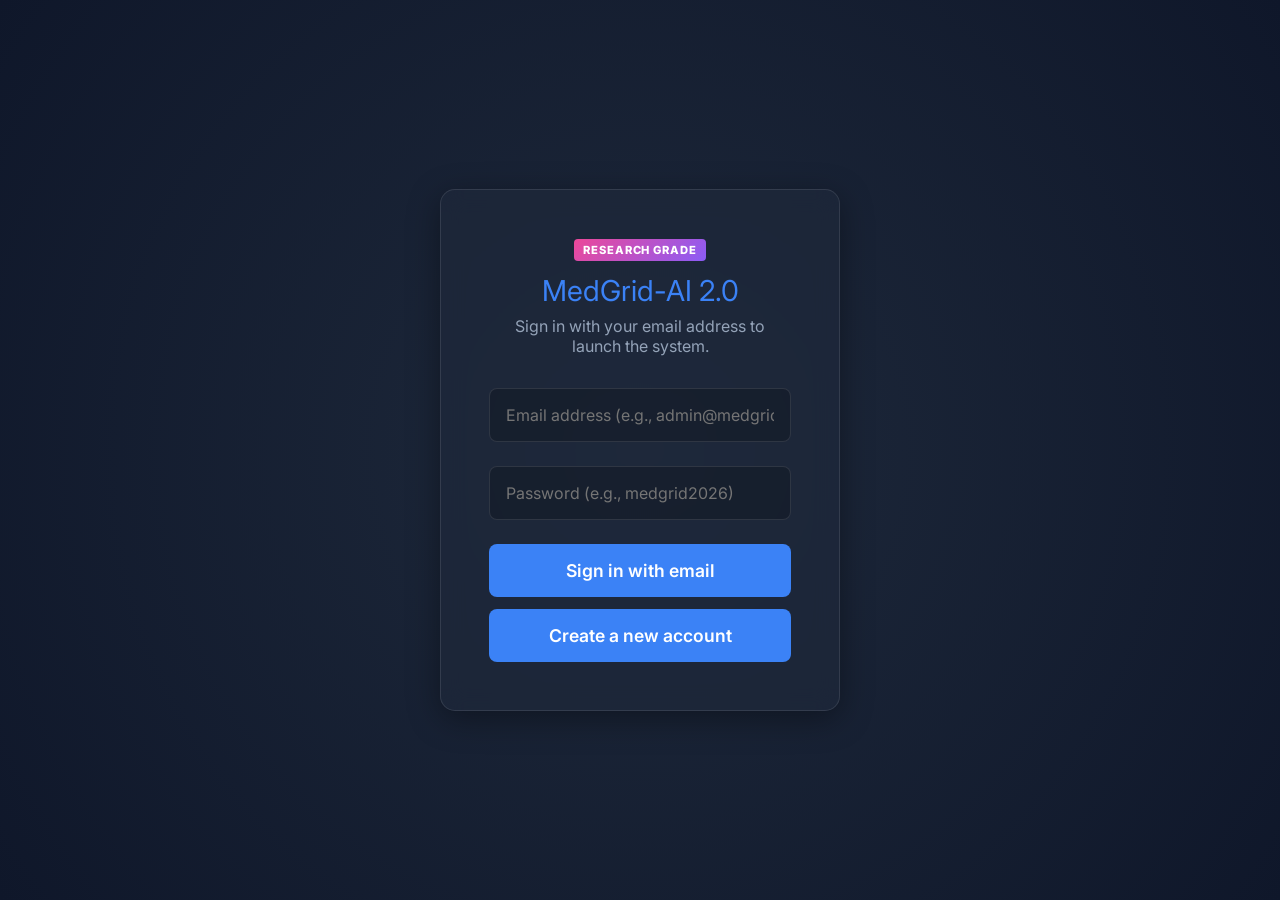
<file: project/MedGrid/src/web/index.html>
<!DOCTYPE html>
<html lang="en">
<head>
    <meta charset="UTF-8">
    <meta name="viewport" content="width=device-width, initial-scale=1.0">
    <title>MedGrid-AI 2.0 Autonomous Research Dashboard</title>
    <link href="https://fonts.googleapis.com/css2?family=Inter:wght@300;400;500;600;700;800&display=swap" rel="stylesheet">
    <link rel="stylesheet" href="style.css">
</head>
<body>
    <!-- Login Overlay -->
    <div id="login-overlay">
        <div class="login-card glass-panel">
            <div class="brand-badge">RESEARCH GRADE</div>
            <h2>MedGrid-AI 2.0</h2>
            <p>Sign in with your email address to launch the system.</p>
            <form id="login-form">
                <input type="email" id="login-email" name="email" placeholder="Email address (e.g., admin@medgrid.com)" autocomplete="email" required>
                <input type="password" id="login-password" name="password" placeholder="Password (e.g., medgrid2026)" autocomplete="current-password" minlength="6" required>
                <button type="submit" id="login-btn">Sign in with email</button>
                <p id="login-error" style="color: var(--accent-red); margin-top: 10px; font-size: 0.9rem; display: none;"></p>
            </form>
            <button type="button" id="auth-mode-toggle" class="auth-mode-toggle">Create a new account</button>
        </div>
    </div>

    <!-- Main App Container -->
    <div id="app-container" style="display: none;">
        <nav class="sidebar">
            <div class="logo">
                <span class="logo-text">MedGrid<span class="logo-sub">AI 2.0</span></span>
            </div>
            <ul class="nav-links">
                <li class="active" data-view="dashboard">
                    <span class="nav-icon">📊</span> Overview
                </li>
                <li data-view="ai2">
                    <span class="nav-icon">🧠</span> MedGrid-AI 2.0
                </li>
                <li data-view="triage">
                    <span class="nav-icon">🩺</span> Explainable Triage
                </li>
                <li data-view="hospitals">
                    <span class="nav-icon">🏥</span> Hospitals
                </li>
                <li data-view="ambulances">
                    <span class="nav-icon">🚑</span> Ambulances
                </li>
                <li data-view="analytics">
                    <span class="nav-icon">📈</span> Analytics
                </li>
            </ul>
            <div class="sidebar-status">
                <div class="status-indicator online"></div>
                <span>MARL Engine Active</span>
            </div>
        </nav>

        <div class="main-content">
            <header>
                <div class="header-title">
                    <h1 id="page-heading">System Overview</h1>
                    <span class="header-subtitle">Real-Time Autonomous Emergency Coordination</span>
                </div>
                <div class="controls">
                    <div class="currency-toggle">
                        <span id="label-usd" class="active">USD ($)</span>
                        <label class="switch">
                            <input type="checkbox" id="currency-switch">
                            <span class="slider round"></span>
                        </label>
                        <span id="label-inr">INR (₹)</span>
                    </div>
                </div>
            </header>

            <!-- View: Dashboard -->
            <section id="view-dashboard" class="view active">
                <div class="metrics">
                    <div class="metric-card">
                        <h3>Total Dispatched</h3>
                        <p id="total-cases">0</p>
                    </div>
                    <div class="metric-card">
                        <h3>Avg Response Latency</h3>
                        <p id="avg-response">0.00 ms</p>
                    </div>
                    <div class="metric-card">
                        <h3>System Net Value</h3>
                        <p id="net-finance">$0.00</p>
                    </div>
                </div>

                <div class="dashboard-split">
                    <div class="logs-section">
                        <h2>Live Incident Stream</h2>
                        <ul id="logs-list">
                            <!-- Logs injected by JS -->
                        </ul>
                    </div>
                    
                    <div class="dispatch-section">
                        <h2>Manual Emergency Dispatch</h2>
                        <form id="dispatch-form">
                            <select id="dispatch-type" required>
                                <option value="" disabled selected>Select Emergency Type...</option>
                                <option value="CARDIAC">Cardiac</option>
                                <option value="TRAUMA">Trauma</option>
                                <option value="PEDIATRIC">Pediatric</option>
                                <option value="BURN">Burn</option>
                                <option value="NEUROLOGICAL">Neurological</option>
                                <option value="GENERAL">General</option>
                                <option value="DENTAL">Dental</option>
                                <option value="OPHTHALMOLOGY">Ophthalmology</option>
                            </select>
                            <select id="dispatch-sev" required>
                                <option value="" disabled selected>Select Severity...</option>
                                <option value="LOW">Low</option>
                                <option value="MEDIUM">Medium</option>
                                <option value="HIGH">High</option>
                                <option value="CRITICAL">Critical</option>
                            </select>
                            <select id="dispatch-loc" required>
                                <option value="" disabled selected>Select Location...</option>
                                <option value="North">North</option>
                                <option value="South">South</option>
                                <option value="East">East</option>
                                <option value="West">West</option>
                                <option value="Center">Center</option>
                                <option value="Downtown">Downtown</option>
                                <option value="Airport">Airport</option>
                                <option value="Suburbs">Suburbs</option>
                            </select>
                            <button type="submit" id="dispatch-btn">Dispatch Emergency</button>
                        </form>
                    </div>
                </div>
            </section>

            <!-- View: MedGrid-AI 2.0 Research Telemetry -->
            <section id="view-ai2" class="view">
                <div class="ai2-hero">
                    <h2>MedGrid-AI 2.0 Autonomous Core</h2>
                    <p>Spatiotemporal Hawkes-Process Intensity • Multi-Agent Q-Learning • Fairness Balancer</p>
                </div>

                <div class="metrics">
                    <div class="metric-card">
                        <h3>Jain's Fairness Index</h3>
                        <p id="ai2-jains">0.8140</p>
                        <span class="metric-sub">+17.1% vs Baseline Greedy</span>
                    </div>
                    <div class="metric-card">
                        <h3>Gini Workload Coeff</h3>
                        <p id="ai2-gini">0.2514</p>
                        <span class="metric-sub">Lower is more equitable</span>
                    </div>
                    <div class="metric-card">
                        <h3>Active Hotspots (ST-DBSCAN)</h3>
                        <p id="ai2-hotspots">0</p>
                        <span class="metric-sub">Dynamic risk impedance active</span>
                    </div>
                </div>

                <div class="ai2-grid">
                    <!-- Spatiotemporal Hotspot Risk Grid -->
                    <div class="glass-panel ai2-panel">
                        <h3>Spatiotemporal Risk Zones & Impedance Map</h3>
                        <div class="zones-container" id="zones-grid">
                            <!-- Injected by JS -->
                        </div>
                    </div>

                    <!-- MARL Live Negotiation Log -->
                    <div class="glass-panel ai2-panel">
                        <h3>MARL Strategic Negotiation Feed</h3>
                        <div class="negotiation-list" id="negotiation-list">
                            <!-- Injected by JS -->
                        </div>
                    </div>
                </div>

                <!-- Research Benchmark Comparison Table -->
                <div class="glass-panel ai2-panel" style="margin-top: 1.5rem;">
                    <h3>Empirical Evaluation Benchmark (Baseline CNP vs MedGrid-AI 2.0)</h3>
                    <div class="table-wrapper">
                        <table class="benchmark-table">
                            <thead>
                                <tr>
                                    <th>Scenario</th>
                                    <th>Baseline Response</th>
                                    <th>AI 2.0 Response</th>
                                    <th>Baseline Fairness</th>
                                    <th>AI 2.0 Fairness</th>
                                    <th>Critical P95</th>
                                </tr>
                            </thead>
                            <tbody id="benchmark-table-body">
                                <!-- Injected by JS -->
                            </tbody>
                        </table>
                    </div>
                </div>
            </section>

            <!-- View: Explainable AI Triage -->
            <section id="view-triage" class="view">
                <div class="ai2-hero">
                    <h2>Explainable Clinical Triage Classifier</h2>
                    <p>Multinomial Softmax Classifier with Local Feature Attribution Vectors</p>
                </div>

                <div class="triage-layout">
                    <div class="glass-panel triage-input-panel">
                        <h3>Clinical Symptom Intake</h3>
                        <p style="color: #94a3b8; font-size: 0.85rem; margin-bottom: 1rem;">
                            Enter patient symptoms or click quick tags to analyze urgency and feature attributions.
                        </p>
                        <div class="symptom-tags">
                            <button type="button" class="symptom-tag" data-tag="chest pain">chest pain</button>
                            <button type="button" class="symptom-tag" data-tag="shortness of breath">shortness of breath</button>
                            <button type="button" class="symptom-tag" data-tag="sweating">sweating</button>
                            <button type="button" class="symptom-tag" data-tag="face drooping">face drooping</button>
                            <button type="button" class="symptom-tag" data-tag="arm weakness">arm weakness</button>
                            <button type="button" class="symptom-tag" data-tag="speech difficulty">speech difficulty</button>
                            <button type="button" class="symptom-tag" data-tag="fever">fever</button>
                            <button type="button" class="symptom-tag" data-tag="cough">cough</button>
                            <button type="button" class="symptom-tag" data-tag="tooth pain">tooth pain</button>
                            <button type="button" class="symptom-tag" data-tag="severe burn">severe burn</button>
                        </div>
                        <form id="triage-form" style="margin-top: 1rem;">
                            <textarea id="triage-input" rows="3" placeholder="e.g. chest pain, shortness of breath, sweating, nausea" required>chest pain, shortness of breath, sweating</textarea>
                            <button type="submit" id="triage-btn">Run Explainable Triage</button>
                        </form>
                    </div>

                    <div class="glass-panel triage-result-panel">
                        <h3>Triage Prediction & Explainability</h3>
                        <div id="triage-result-card">
                            <div class="triage-header">
                                <div>
                                    <h2 id="triage-condition" style="margin: 0; color: #38bdf8;">Heart Attack</h2>
                                    <span id="triage-specialist" style="color: #94a3b8; font-size: 0.9rem;">Specialist: CARDIAC</span>
                                </div>
                                <div class="triage-badges">
                                    <span id="triage-urgency-badge" class="badge badge-critical">CRITICAL</span>
                                    <span id="triage-confidence-badge" class="badge badge-conf">97.5% Confidence</span>
                                </div>
                            </div>
                            <div id="triage-guidance" style="color: #cbd5e1; font-size: 0.9rem; margin: 1rem 0; font-style: italic;">
                                Seek immediate medical attention or call emergency services. Do not wait for an appointment.
                            </div>
                            <h4>Feature Attribution Breakdown (Local Explainability)</h4>
                            <div id="triage-attributions-list" class="attributions-list">
                                <!-- Injected by JS -->
                            </div>
                        </div>
                    </div>
                </div>
            </section>

            <!-- View: Hospitals -->
            <section id="view-hospitals" class="view">
                <h2>Hospital Facilities</h2>
                <p style="color: #94a3b8; margin-bottom: 1rem; font-size: 0.9rem;">Click on a hospital to view internal inventory and doctor availability.</p>
                <div id="hospitals-container" class="grid-container">
                    <!-- Cards injected by JS -->
                </div>
            </section>

            <!-- Hospital Details Modal -->
            <div id="hospital-modal" class="modal">
                <div class="modal-content glass-panel">
                    <span class="close-btn" id="modal-close">&times;</span>
                    <h2 id="modal-hosp-name">Hospital Name</h2>
                    
                    <div class="modal-grid">
                        <div class="modal-col">
                            <h3>Doctor Availability</h3>
                            <ul id="modal-doctors-list"></ul>
                        </div>
                        <div class="modal-col">
                            <h3>Medicine Inventory</h3>
                            <ul id="modal-meds-list"></ul>
                        </div>
                    </div>
                </div>
            </div>

            <!-- View: Ambulances -->
            <section id="view-ambulances" class="view">
                <h2>Ambulance Fleet</h2>
                <div id="ambulances-container" class="grid-container">
                    <!-- Cards injected by JS -->
                </div>
            </section>

            <!-- View: Analytics -->
            <section id="view-analytics" class="view">
                <div class="metrics" id="history-metrics" style="margin-bottom: 2rem;">
                    <div class="metric-card">
                        <h3>Historical Cases</h3>
                        <p id="hist-total-cases">0</p>
                    </div>
                    <div class="metric-card">
                        <h3>Global Avg Response</h3>
                        <p id="hist-avg-response">0.00 ms</p>
                    </div>
                    <div class="metric-card">
                        <h3>Historical Success Rate</h3>
                        <p id="hist-success-rate">0.0%</p>
                    </div>
                </div>

                <h2>Predictive Analytics: System Net Revenue</h2>
                <p class="analytics-desc">Real-time linear regression extrapolating the future trend of system revenue.</p>
                <div class="graph-container" id="graph-container">
                    <svg id="revenue-graph" width="100%" height="400">
                        <!-- Graph drawn by JS -->
                    </svg>
                </div>
                <div class="graph-legend">
                    <div class="legend-item"><span class="legend-color historical"></span> Historical Data</div>
                    <div class="legend-item"><span class="legend-color predicted"></span> Predicted Trend</div>
                </div>
            </section>
        </div>
    </div>
    <script src="app.js"></script>
</body>
</html>
</file>
<file: project/MedGrid/src/web/style.css>
:root {
    --bg-color: #0f172a;
    --text-color: #f8fafc;
    --sidebar-bg: rgba(15, 23, 42, 0.95);
    --glass-bg: rgba(30, 41, 59, 0.7);
    --glass-border: rgba(255, 255, 255, 0.1);
    --accent-red: #ef4444;
    --accent-green: #10b981;
    --accent-blue: #3b82f6;
    --primary-gradient: linear-gradient(to right, #3b82f6, #8b5cf6);
}

* {
    margin: 0;
    padding: 0;
    box-sizing: border-box;
    font-family: 'Inter', sans-serif;
}

/* Glassmorphism Classes */
.glass-panel {
    background: rgba(30, 41, 59, 0.7);
    backdrop-filter: blur(12px);
    -webkit-backdrop-filter: blur(12px);
    border: 1px solid rgba(255, 255, 255, 0.1);
    box-shadow: 0 8px 32px 0 rgba(0, 0, 0, 0.37);
    border-radius: 15px;
}

/* Login Overlay */
#login-overlay {
    position: fixed;
    top: 0; left: 0; width: 100vw; height: 100vh;
    background: radial-gradient(circle at center, #1e293b 0%, #0f172a 100%);
    display: flex;
    justify-content: center;
    align-items: center;
    z-index: 10000;
}

.login-card {
    padding: 3rem;
    width: 400px;
    text-align: center;
    animation: fadeIn 0.5s ease-out;
}

.login-card h2 {
    color: var(--accent-blue);
    margin-bottom: 0.5rem;
    font-size: 1.8rem;
}

.login-card p {
    color: #94a3b8;
    margin-bottom: 2rem;
}

.login-card input {
    width: 100%;
    padding: 1rem;
    margin-bottom: 1.5rem;
    background: rgba(0,0,0,0.2);
    border: 1px solid var(--glass-border);
    color: var(--text-color);
    border-radius: 8px;
    font-size: 1rem;
}

.login-card input:focus {
    outline: none;
    border-color: var(--accent-blue);
    box-shadow: 0 0 10px rgba(56, 189, 248, 0.2);
}

.login-card button {
    width: 100%;
    padding: 1rem;
    background: var(--accent-blue);
    color: white;
    border: none;
    border-radius: 8px;
    font-size: 1.1rem;
    font-weight: 600;
    cursor: pointer;
    transition: background 0.3s;
}

.login-card button:hover {
    background: #0284c7;
    box-shadow: 0 0 15px rgba(56, 189, 248, 0.4);
}

body {
    background-color: var(--bg-color);
    color: var(--text-color);
    background-image: 
        radial-gradient(circle at 20% 50%, rgba(59, 130, 246, 0.15) 0%, transparent 50%),
        radial-gradient(circle at 80% 30%, rgba(239, 68, 68, 0.15) 0%, transparent 50%);
    min-height: 100vh;
    display: flex;
}

/* Sidebar */
.sidebar {
    width: 250px;
    background: var(--sidebar-bg);
    border-right: 1px solid var(--glass-border);
    padding: 2rem 0;
    display: flex;
    flex-direction: column;
}

.sidebar .logo {
    font-size: 1.5rem;
    font-weight: 600;
    text-align: center;
    margin-bottom: 2rem;
    background: var(--primary-gradient);
    -webkit-background-clip: text;
    -webkit-text-fill-color: transparent;
}

.nav-links {
    list-style: none;
}

.nav-links li {
    padding: 1rem 2rem;
    color: #cbd5e1;
    cursor: pointer;
    transition: background 0.3s, color 0.3s;
    font-weight: 500;
}

.nav-links li:hover {
    background: rgba(255, 255, 255, 0.05);
    color: #fff;
}

.nav-links li.active {
    background: rgba(59, 130, 246, 0.2);
    color: var(--accent-blue);
    border-right: 3px solid var(--accent-blue);
}

/* Main Content */
.main-content {
    flex: 1;
    padding: 2rem;
    display: flex;
    flex-direction: column;
    gap: 2rem;
    height: 100vh;
    overflow-y: auto;
}

header {
    display: flex;
    justify-content: space-between;
    align-items: center;
    background: var(--glass-bg);
    padding: 1.5rem 2rem;
    border-radius: 16px;
    border: 1px solid var(--glass-border);
    backdrop-filter: blur(10px);
}

h1, h2 {
    font-weight: 400;
    color: #e2e8f0;
}

/* Views */
.view {
    display: none;
    animation: fadeIn 0.4s ease forwards;
}

.view.active {
    display: block;
}

@keyframes fadeIn {
    from { opacity: 0; transform: translateY(10px); }
    to { opacity: 1; transform: translateY(0); }
}

/* Dashboard Specifics */
.metrics {
    display: flex;
    gap: 1.5rem;
    margin-bottom: 2rem;
}

.metric-card {
    flex: 1;
    background: var(--glass-bg);
    border: 1px solid var(--glass-border);
    border-radius: 12px;
    padding: 1.5rem;
    text-align: center;
    backdrop-filter: blur(10px);
}

.metric-card h3 {
    font-size: 0.875rem;
    color: #94a3b8;
    text-transform: uppercase;
    letter-spacing: 0.05em;
}

.metric-card p {
    font-size: 2rem;
    font-weight: 600;
    margin-top: 0.5rem;
}

.logs-section {
    background: var(--glass-bg);
    border: 1px solid var(--glass-border);
    border-radius: 12px;
    padding: 1.5rem;
    backdrop-filter: blur(10px);
}

#logs-list {
    list-style: none;
    margin-top: 1rem;
    max-height: 400px;
    overflow-y: auto;
}

#logs-list li {
    padding: 0.75rem 0;
    border-bottom: 1px solid rgba(255,255,255,0.05);
    font-size: 0.95rem;
    color: #cbd5e1;
}

#logs-list li::before {
    content: "> ";
    color: var(--accent-blue);
}

/* Grid Cards */
.grid-container {
    display: grid;
    grid-template-columns: repeat(auto-fill, minmax(300px, 1fr));
    gap: 1.5rem;
    margin-top: 1rem;
}

.card {
    background: var(--glass-bg);
    border: 1px solid var(--glass-border);
    border-radius: 12px;
    padding: 1.5rem;
    backdrop-filter: blur(10px);
    transition: transform 0.2s ease, box-shadow 0.2s ease;
}

.card:hover {
    transform: translateY(-4px);
    box-shadow: 0 10px 15px -3px rgba(0, 0, 0, 0.2);
}

.card-header {
    display: flex;
    justify-content: space-between;
    align-items: center;
    margin-bottom: 1.25rem;
    border-bottom: 1px solid var(--glass-border);
    padding-bottom: 0.75rem;
}

.badge {
    padding: 0.25rem 0.75rem;
    border-radius: 9999px;
    font-size: 0.8rem;
    font-weight: 600;
}

.badge.green { background: rgba(16, 185, 129, 0.2); color: var(--accent-green); }
.badge.red { background: rgba(239, 68, 68, 0.2); color: var(--accent-red); }
.badge.blue { background: rgba(59, 130, 246, 0.2); color: var(--accent-blue); }
.badge.orange { background: rgba(245, 158, 11, 0.2); color: #fbbf24; }

.stat-row {
    display: flex;
    justify-content: space-between;
    margin-bottom: 0.75rem;
    font-size: 1rem;
    color: #e2e8f0;
}

/* Toggle Switch */
.currency-toggle {
    display: flex;
    align-items: center;
    gap: 0.75rem;
}

.currency-toggle span {
    font-size: 0.9rem;
    color: #64748b;
    transition: color 0.3s;
}

.currency-toggle span.active {
    color: #fff;
    font-weight: 600;
}

.switch {
    position: relative;
    display: inline-block;
    width: 44px;
    height: 24px;
}

.switch input {
    opacity: 0;
    width: 0;
    height: 0;
}

.slider {
    position: absolute;
    cursor: pointer;
    top: 0;
    left: 0;
    right: 0;
    bottom: 0;
    background-color: var(--accent-blue);
    transition: .4s;
}

.slider:before {
    position: absolute;
    content: "";
    height: 16px;
    width: 16px;
    left: 4px;
    bottom: 4px;
    background-color: white;
    transition: .4s;
}

input:checked + .slider {
    background-color: var(--accent-green);
}

input:checked + .slider:before {
    transform: translateX(20px);
}

.slider.round {
    border-radius: 24px;
}

.slider.round:before {
    border-radius: 50%;
}

/* Analytics Graph */
.analytics-desc {
    color: #94a3b8;
    margin-bottom: 1.5rem;
    font-size: 0.95rem;
}

.graph-container {
    background: var(--glass-bg);
    border: 1px solid var(--glass-border);
    border-radius: 12px;
    padding: 1.5rem;
    backdrop-filter: blur(10px);
    width: 100%;
    margin-bottom: 1rem;
}

#revenue-graph {
    display: block;
    overflow: visible;
}

.graph-legend {
    display: flex;
    gap: 1.5rem;
    padding-left: 0.5rem;
}

.legend-item {
    display: flex;
    align-items: center;
    gap: 0.5rem;
    font-size: 0.9rem;
    color: #cbd5e1;
}

.legend-color {
    width: 20px;
    height: 4px;
    border-radius: 2px;
}

.legend-color.historical {
    background-color: var(--accent-blue);
}

.legend-color.predicted {
    background-color: var(--accent-green);
    border-top: 4px dashed var(--accent-green);
    background-color: transparent;
}

/* Scrollbar styling */
::-webkit-scrollbar { width: 6px; }
::-webkit-scrollbar-track { background: transparent; }
::-webkit-scrollbar-thumb { background: rgba(255,255,255,0.2); border-radius: 10px; }

/* Dispatch Form */
.dispatch-section {
    background: var(--glass-bg);
    border: 1px solid var(--glass-border);
    border-radius: 12px;
    padding: 1.5rem;
    backdrop-filter: blur(10px);
    margin-top: 1rem;
}

#dispatch-form {
    display: flex;
    gap: 1rem;
    margin-top: 1rem;
    flex-wrap: wrap;
}

#dispatch-form select {
    background: rgba(15, 23, 42, 0.8);
    color: #fff;
    border: 1px solid var(--glass-border);
    padding: 0.75rem;
    border-radius: 8px;
    outline: none;
    flex: 1;
}

#dispatch-btn {
    background: var(--primary-gradient);
    color: #fff;
    border: none;
    padding: 0.75rem 1.5rem;
    border-radius: 8px;
    cursor: pointer;
    font-weight: 600;
    transition: transform 0.2s;
}

#dispatch-btn:hover {
    transform: scale(1.05);
}

/* Modal Styling */
.modal {
    display: none; 
    position: fixed; 
    z-index: 1000; 
    left: 0;
    top: 0;
    width: 100%; 
    height: 100%; 
    overflow: auto; 
    background-color: rgba(0,0,0,0.6); 
    backdrop-filter: blur(5px);
}

.modal-content {
    background-color: var(--bg-color);
    margin: 10% auto; 
    padding: 2rem;
    border: 1px solid var(--glass-border);
    border-radius: 12px;
    width: 60%; 
    max-width: 800px;
    position: relative;
    box-shadow: 0 25px 50px -12px rgba(0, 0, 0, 0.5);
    animation: slideDown 0.3s ease-out;
}

@keyframes slideDown {
    from { transform: translateY(-20px); opacity: 0; }
    to { transform: translateY(0); opacity: 1; }
}

.close-btn {
    color: #aaa;
    float: right;
    font-size: 28px;
    font-weight: bold;
    cursor: pointer;
}

.close-btn:hover,
.close-btn:focus {
    color: white;
    text-decoration: none;
    cursor: pointer;
}

.modal-grid {
    display: flex;
    gap: 2rem;
    margin-top: 1.5rem;
}

.modal-col {
    flex: 1;
}

.modal-col h3 {
    margin-bottom: 1rem;
    border-bottom: 1px solid var(--glass-border);
    padding-bottom: 0.5rem;
}

.modal-col ul {
    list-style: none;
}

.modal-col ul li {
    display: flex;
    justify-content: space-between;
    padding: 0.5rem 0;
    border-bottom: 1px dashed rgba(255,255,255,0.1);
}

.clickable-card {
    cursor: pointer;
}
.clickable-card:hover {
    border-color: var(--accent-blue);
}

/* --- MedGrid-AI 2.0 Styles --- */
.brand-badge {
    display: inline-block;
    padding: 0.25rem 0.6rem;
    background: linear-gradient(135deg, #ec4899, #8b5cf6);
    color: #fff;
    font-size: 0.7rem;
    font-weight: 800;
    border-radius: 4px;
    letter-spacing: 0.08em;
    margin-bottom: 0.75rem;
}

.logo-sub {
    font-size: 0.8rem;
    margin-left: 6px;
    padding: 2px 6px;
    background: rgba(56, 189, 248, 0.2);
    color: #38bdf8;
    border-radius: 4px;
    border: 1px solid rgba(56, 189, 248, 0.4);
}

.nav-icon {
    margin-right: 0.5rem;
}

.sidebar-status {
    margin-top: auto;
    padding: 1rem 1.5rem;
    display: flex;
    align-items: center;
    gap: 0.6rem;
    font-size: 0.8rem;
    color: #94a3b8;
    border-top: 1px solid var(--glass-border);
}

.status-indicator.online {
    width: 8px;
    height: 8px;
    border-radius: 50%;
    background: #10b981;
    box-shadow: 0 0 8px #10b981;
}

.header-subtitle {
    font-size: 0.85rem;
    color: #94a3b8;
}

.dashboard-split {
    display: grid;
    grid-template-columns: 1fr 1fr;
    gap: 1.5rem;
}

.metric-sub {
    display: block;
    font-size: 0.75rem;
    color: #94a3b8;
    margin-top: 0.3rem;
}

.ai2-hero {
    background: linear-gradient(135deg, rgba(30, 41, 59, 0.8), rgba(15, 23, 42, 0.95));
    border: 1px solid rgba(56, 189, 248, 0.3);
    padding: 1.5rem 2rem;
    border-radius: 12px;
    margin-bottom: 1.5rem;
}

.ai2-hero h2 {
    color: #38bdf8;
    font-size: 1.5rem;
    font-weight: 700;
}

.ai2-hero p {
    color: #94a3b8;
    font-size: 0.9rem;
    margin-top: 0.25rem;
}

.ai2-grid {
    display: grid;
    grid-template-columns: 1fr 1fr;
    gap: 1.5rem;
}

.ai2-panel {
    padding: 1.5rem;
}

.ai2-panel h3 {
    font-size: 1.1rem;
    color: #f1f5f9;
    margin-bottom: 1rem;
    border-bottom: 1px solid var(--glass-border);
    padding-bottom: 0.5rem;
}

.zones-container {
    display: grid;
    grid-template-columns: repeat(auto-fill, minmax(130px, 1fr));
    gap: 0.75rem;
    max-height: 320px;
    overflow-y: auto;
}

.zone-card {
    background: rgba(15, 23, 42, 0.7);
    border: 1px solid var(--glass-border);
    border-radius: 8px;
    padding: 0.75rem;
    transition: transform 0.2s, border-color 0.2s;
}

.zone-card.hotspot {
    border-color: #ef4444;
    background: rgba(239, 68, 68, 0.1);
}

.zone-title {
    font-weight: 600;
    font-size: 0.9rem;
    color: #f8fafc;
}

.zone-risk-text {
    font-size: 0.75rem;
    color: #94a3b8;
    margin: 0.25rem 0;
}

.zone-bar-bg {
    width: 100%;
    height: 6px;
    background: rgba(255, 255, 255, 0.1);
    border-radius: 3px;
    overflow: hidden;
}

.zone-bar-fill {
    height: 100%;
    border-radius: 3px;
    transition: width 0.3s ease;
}

.negotiation-list {
    display: flex;
    flex-direction: column;
    gap: 0.5rem;
    max-height: 320px;
    overflow-y: auto;
}

.negotiation-item {
    background: rgba(15, 23, 42, 0.7);
    border: 1px solid var(--glass-border);
    border-radius: 8px;
    padding: 0.75rem 1rem;
    display: flex;
    justify-content: space-between;
    align-items: center;
    font-size: 0.85rem;
}

.negotiation-winner {
    font-weight: 700;
    color: #38bdf8;
}

.table-wrapper {
    overflow-x: auto;
}

.benchmark-table {
    width: 100%;
    border-collapse: collapse;
    font-size: 0.9rem;
}

.benchmark-table th {
    text-align: left;
    padding: 0.75rem 1rem;
    background: rgba(15, 23, 42, 0.6);
    color: #94a3b8;
    font-weight: 600;
    border-bottom: 1px solid var(--glass-border);
}

.benchmark-table td {
    padding: 0.75rem 1rem;
    border-bottom: 1px solid rgba(255, 255, 255, 0.05);
    color: #cbd5e1;
}

/* --- Explainable Triage Styles --- */
.triage-layout {
    display: grid;
    grid-template-columns: 1fr 1.2fr;
    gap: 1.5rem;
}

.triage-input-panel, .triage-result-panel {
    padding: 1.5rem;
}

.symptom-tags {
    display: flex;
    flex-wrap: wrap;
    gap: 0.5rem;
}

.symptom-tag {
    background: rgba(59, 130, 246, 0.15);
    border: 1px solid rgba(59, 130, 246, 0.3);
    color: #93c5fd;
    padding: 0.35rem 0.65rem;
    border-radius: 20px;
    font-size: 0.8rem;
    cursor: pointer;
    transition: all 0.2s;
}

.symptom-tag:hover {
    background: rgba(59, 130, 246, 0.35);
    color: #fff;
}

#triage-input {
    width: 100%;
    background: rgba(15, 23, 42, 0.8);
    border: 1px solid var(--glass-border);
    color: #f8fafc;
    border-radius: 8px;
    padding: 0.75rem;
    font-size: 0.95rem;
    resize: vertical;
    margin-bottom: 0.75rem;
}

#triage-btn {
    width: 100%;
    padding: 0.75rem;
    background: var(--primary-gradient);
    color: #fff;
    border: none;
    border-radius: 8px;
    font-weight: 600;
    cursor: pointer;
    transition: transform 0.2s;
}

#triage-btn:hover {
    transform: scale(1.02);
}

.triage-header {
    display: flex;
    justify-content: space-between;
    align-items: center;
    border-bottom: 1px solid var(--glass-border);
    padding-bottom: 0.75rem;
}

.triage-badges {
    display: flex;
    gap: 0.5rem;
}

.badge-critical {
    background: rgba(239, 68, 68, 0.2);
    color: #ef4444;
    border: 1px solid rgba(239, 68, 68, 0.4);
}

.badge-conf {
    background: rgba(16, 185, 129, 0.2);
    color: #10b981;
    border: 1px solid rgba(16, 185, 129, 0.4);
}

.attributions-list {
    display: flex;
    flex-direction: column;
    gap: 0.75rem;
    margin-top: 0.75rem;
}

.attribution-row {
    display: flex;
    flex-direction: column;
    gap: 0.25rem;
}

.attribution-meta {
    display: flex;
    justify-content: space-between;
    font-size: 0.85rem;
    color: #cbd5e1;
}

.attribution-bar-bg {
    width: 100%;
    height: 8px;
    background: rgba(255, 255, 255, 0.1);
    border-radius: 4px;
    overflow: hidden;
}

.attribution-bar-fill {
    height: 100%;
    border-radius: 4px;
    background: linear-gradient(90deg, #38bdf8, #818cf8);
    transition: width 0.4s ease;
}



/* --- Responsive layout: phones, tablets, laptops and wide screens --- */
html {
    min-width: 0;
    background: var(--bg-color);
}

body {
    min-width: 0;
    overflow-x: hidden;
}

#app-container {
    width: 100%;
    min-width: 0;
}

.sidebar {
    flex: 0 0 250px;
    min-height: 100vh;
}

.main-content,
.view,
.card,
.glass-panel {
    min-width: 0;
}

.main-content {
    overflow-x: hidden;
}

.metrics {
    display: grid;
    grid-template-columns: repeat(3, minmax(0, 1fr));
}

.metric-card p {
    overflow-wrap: anywhere;
}

.grid-container {
    grid-template-columns: repeat(auto-fit, minmax(min(100%, 260px), 1fr));
}

.dashboard-split,
.ai2-grid,
.triage-layout {
    grid-template-columns: repeat(2, minmax(0, 1fr));
}

#dispatch-form select,
#dispatch-btn {
    min-height: 44px;
}

.table-wrapper {
    max-width: 100%;
    -webkit-overflow-scrolling: touch;
}

.benchmark-table {
    min-width: 680px;
}

#revenue-graph {
    max-width: 100%;
}

@media (max-width: 1100px) {
    .sidebar {
        flex-basis: 210px;
    }

    .main-content {
        padding: 1.25rem;
        gap: 1.25rem;
    }

    header {
        padding: 1.25rem 1.5rem;
    }

    .dashboard-split,
    .ai2-grid,
    .triage-layout {
        grid-template-columns: 1fr;
    }
}

@media (max-width: 760px) {
    body {
        display: block;
    }

    #app-container {
        display: block !important;
    }

    .sidebar {
        position: sticky;
        top: 0;
        z-index: 100;
        width: 100%;
        min-height: auto;
        padding: 0.75rem 0;
        border-right: 0;
        border-bottom: 1px solid var(--glass-border);
    }

    .sidebar .logo {
        margin: 0 0 0.75rem;
        font-size: 1.25rem;
    }

    .nav-links {
        display: flex;
        gap: 0.35rem;
        padding: 0 0.75rem 0.2rem;
        overflow-x: auto;
        scrollbar-width: none;
    }

    .nav-links::-webkit-scrollbar {
        display: none;
    }

    .nav-links li {
        flex: 0 0 auto;
        min-height: 44px;
        padding: 0.7rem 0.85rem;
        border-radius: 8px;
        white-space: nowrap;
        font-size: 0.9rem;
    }

    .nav-links li.active {
        border-right: 0;
        border-bottom: 3px solid var(--accent-blue);
    }

    .sidebar-status {
        display: none;
    }

    .main-content {
        height: auto;
        min-height: calc(100vh - 90px);
        overflow: visible;
        padding: 0.85rem;
        gap: 1rem;
    }

    header {
        align-items: flex-start;
        flex-direction: column;
        gap: 1rem;
        padding: 1rem;
    }

    .header-title,
    .controls,
    .currency-toggle {
        width: 100%;
    }

    .header-title h1 {
        font-size: clamp(1.35rem, 6vw, 1.8rem);
    }

    .header-subtitle {
        display: block;
        line-height: 1.4;
        margin-top: 0.25rem;
    }

    .currency-toggle {
        justify-content: flex-start;
    }

    .metrics {
        grid-template-columns: 1fr;
        gap: 0.85rem;
        margin-bottom: 1rem;
    }

    .metric-card,
    .logs-section,
    .dispatch-section,
    .card,
    .ai2-panel,
    .triage-input-panel,
    .triage-result-panel {
        padding: 1rem;
    }

    .metric-card p {
        font-size: clamp(1.6rem, 8vw, 2rem);
    }

    .ai2-hero {
        padding: 1.1rem;
        margin-bottom: 1rem;
    }

    .ai2-hero h2 {
        font-size: clamp(1.15rem, 5vw, 1.5rem);
        line-height: 1.25;
    }

    #dispatch-form {
        flex-direction: column;
        gap: 0.75rem;
    }

    #dispatch-form select,
    #dispatch-btn {
        width: 100%;
        flex: 1 1 auto;
    }

    .card-header,
    .triage-header {
        align-items: flex-start;
        gap: 0.75rem;
    }

    .card-header {
        flex-wrap: wrap;
    }

    .triage-header {
        flex-direction: column;
    }

    .triage-badges {
        flex-wrap: wrap;
    }

    .negotiation-item {
        align-items: flex-start;
        flex-direction: column;
        gap: 0.35rem;
    }

    .attribution-meta {
        align-items: flex-start;
        flex-direction: column;
        gap: 0.25rem;
    }

    .graph-container {
        padding: 0.75rem;
        overflow-x: auto;
    }

    #revenue-graph {
        height: 280px;
        min-width: 520px;
    }

    .graph-legend {
        flex-direction: column;
        gap: 0.75rem;
        padding-left: 0;
    }

    .modal-content {
        width: calc(100% - 1.5rem);
        margin: 1rem auto;
        padding: 1rem;
    }

    .modal-grid {
        flex-direction: column;
        gap: 1rem;
    }
}

@media (max-width: 480px) {
    .main-content {
        padding: 0.65rem;
    }

    .nav-links {
        padding-left: 0.65rem;
        padding-right: 0.65rem;
    }

    .nav-links li {
        font-size: 0.82rem;
        padding-left: 0.7rem;
        padding-right: 0.7rem;
    }

    .nav-icon {
        margin-right: 0.25rem;
    }

    .logo-sub {
        font-size: 0.7rem;
        margin-left: 3px;
        padding: 2px 4px;
    }

    .login-card {
        width: calc(100% - 1.5rem);
        padding: 1.75rem 1rem;
    }

    .login-card h2 {
        font-size: 1.45rem;
    }

    .login-card p {
        font-size: 0.9rem;
        margin-bottom: 1.25rem;
    }

    .zones-container {
        grid-template-columns: repeat(2, minmax(0, 1fr));
    }

    .zone-card {
        padding: 0.6rem;
    }

    .stat-row {
        align-items: flex-start;
        flex-wrap: wrap;
        gap: 0.35rem;
    }
}

@media (prefers-reduced-motion: reduce) {
    *,
    *::before,
    *::after {
        scroll-behavior: auto !important;
        animation-duration: 0.01ms !important;
        animation-iteration-count: 1 !important;
        transition-duration: 0.01ms !important;
    }
}


/* Firebase authentication UI */
.auth-label { display: block; text-align: left; color: #cbd5e1; font-size: 0.82rem; margin: 0 0 0.35rem; }
.google-login-btn, .auth-mode-toggle, .logout-btn { border: 1px solid var(--glass-border); border-radius: 8px; cursor: pointer; font: inherit; font-weight: 600; }
.google-login-btn { width: 100%; min-height: 44px; padding: 0.75rem 1rem; background: #fff; color: #1f2937; }
.google-login-btn:hover { background: #f1f5f9; }
.login-divider { display: flex; align-items: center; justify-content: center; margin: 1rem 0; color: #64748b; font-size: 0.78rem; }
.auth-mode-toggle { width: 100%; margin-top: 0.8rem; min-height: 42px; padding: 0.65rem 0.8rem; background: transparent; color: #93c5fd; }
.auth-mode-toggle:hover { background: rgba(59, 130, 246, 0.12); }
.privacy-note { margin: 1rem 0 0 !important; color: #64748b !important; font-size: 0.72rem !important; line-height: 1.45; }
#login-error { display: none; color: var(--accent-red); margin: 0.8rem 0 0; font-size: 0.85rem; line-height: 1.35; }
.controls { display: flex; align-items: center; justify-content: flex-end; gap: 1rem; flex-wrap: wrap; }
.user-controls { display: flex; align-items: center; gap: 0.65rem; min-width: 0; }
.auth-user-email { max-width: 220px; overflow: hidden; color: #94a3b8; font-size: 0.8rem; text-overflow: ellipsis; white-space: nowrap; }
.logout-btn { min-height: 40px; padding: 0.55rem 0.8rem; background: rgba(239, 68, 68, 0.12); color: #fca5a5; }
.logout-btn:hover { background: rgba(239, 68, 68, 0.22); }
@media (max-width: 760px) { .controls, .user-controls { justify-content: space-between; width: 100%; } .auth-user-email { max-width: calc(100vw - 130px); } }
</file>
